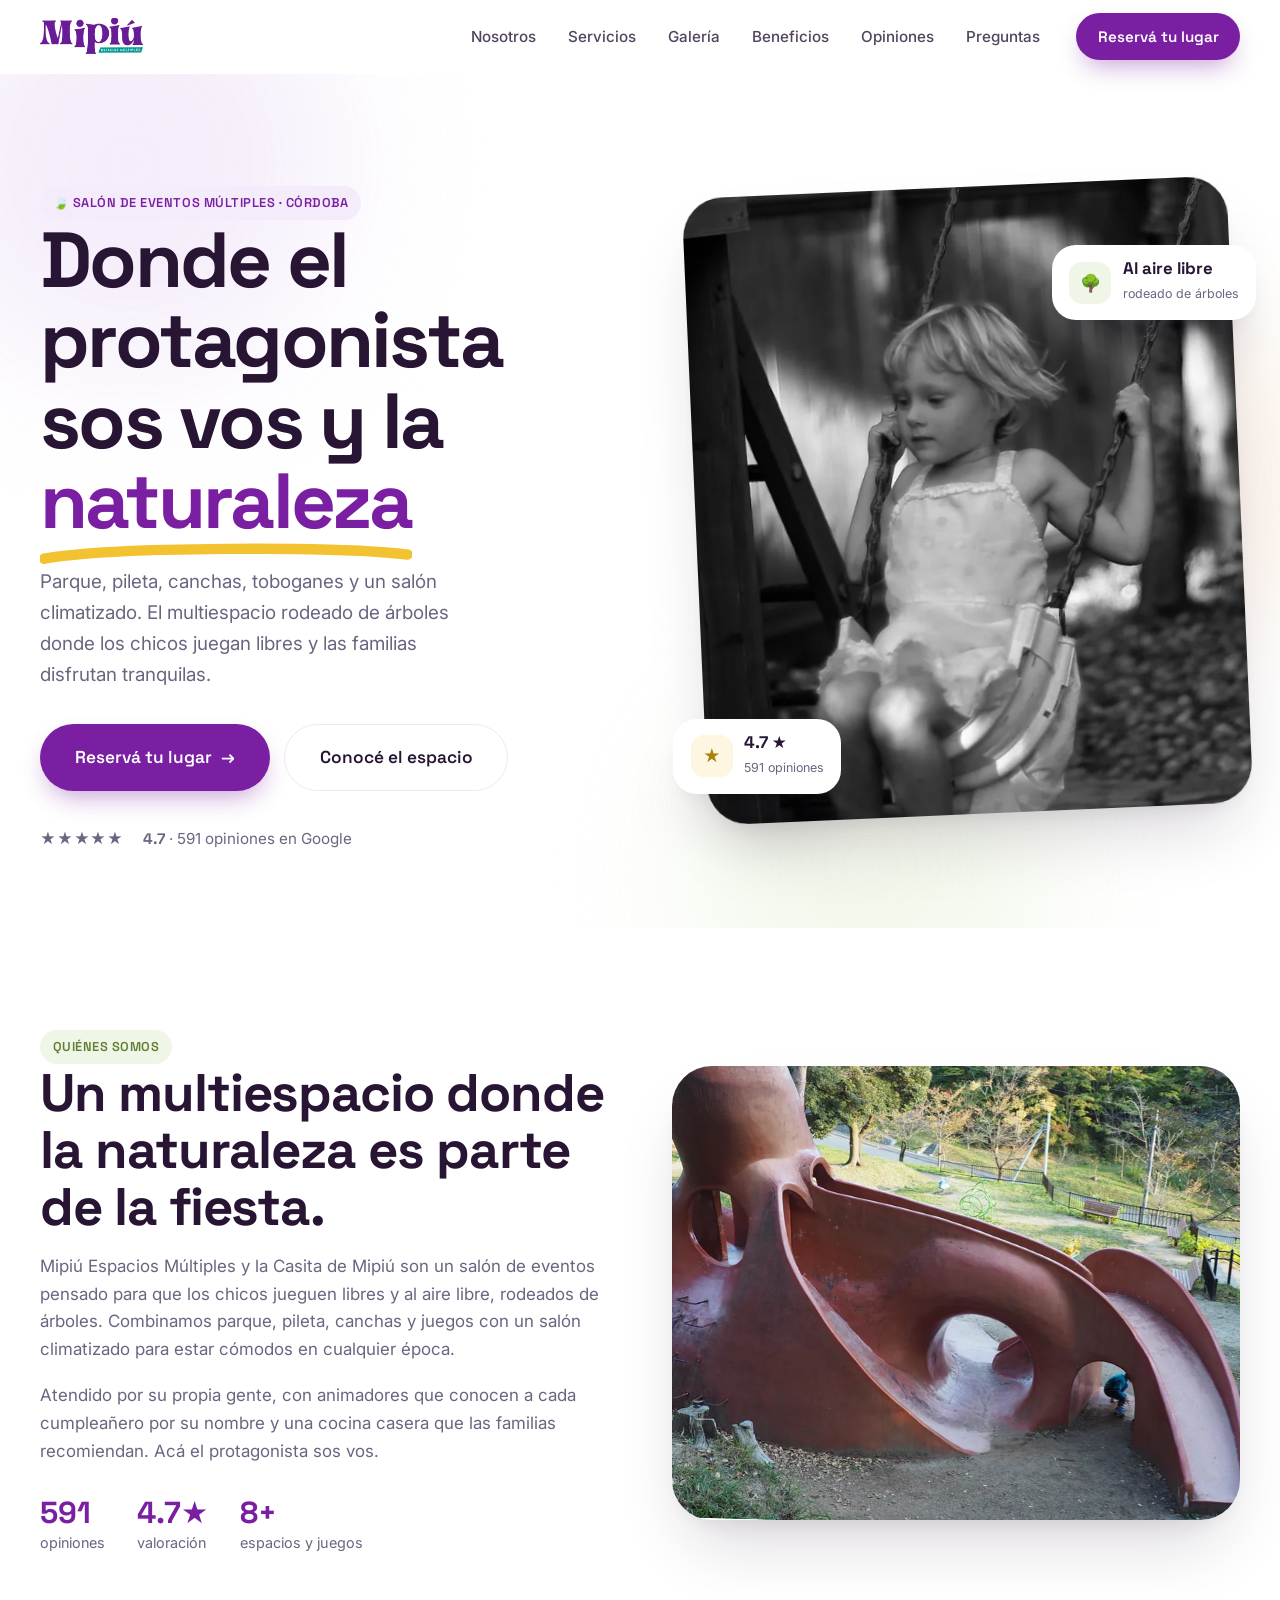
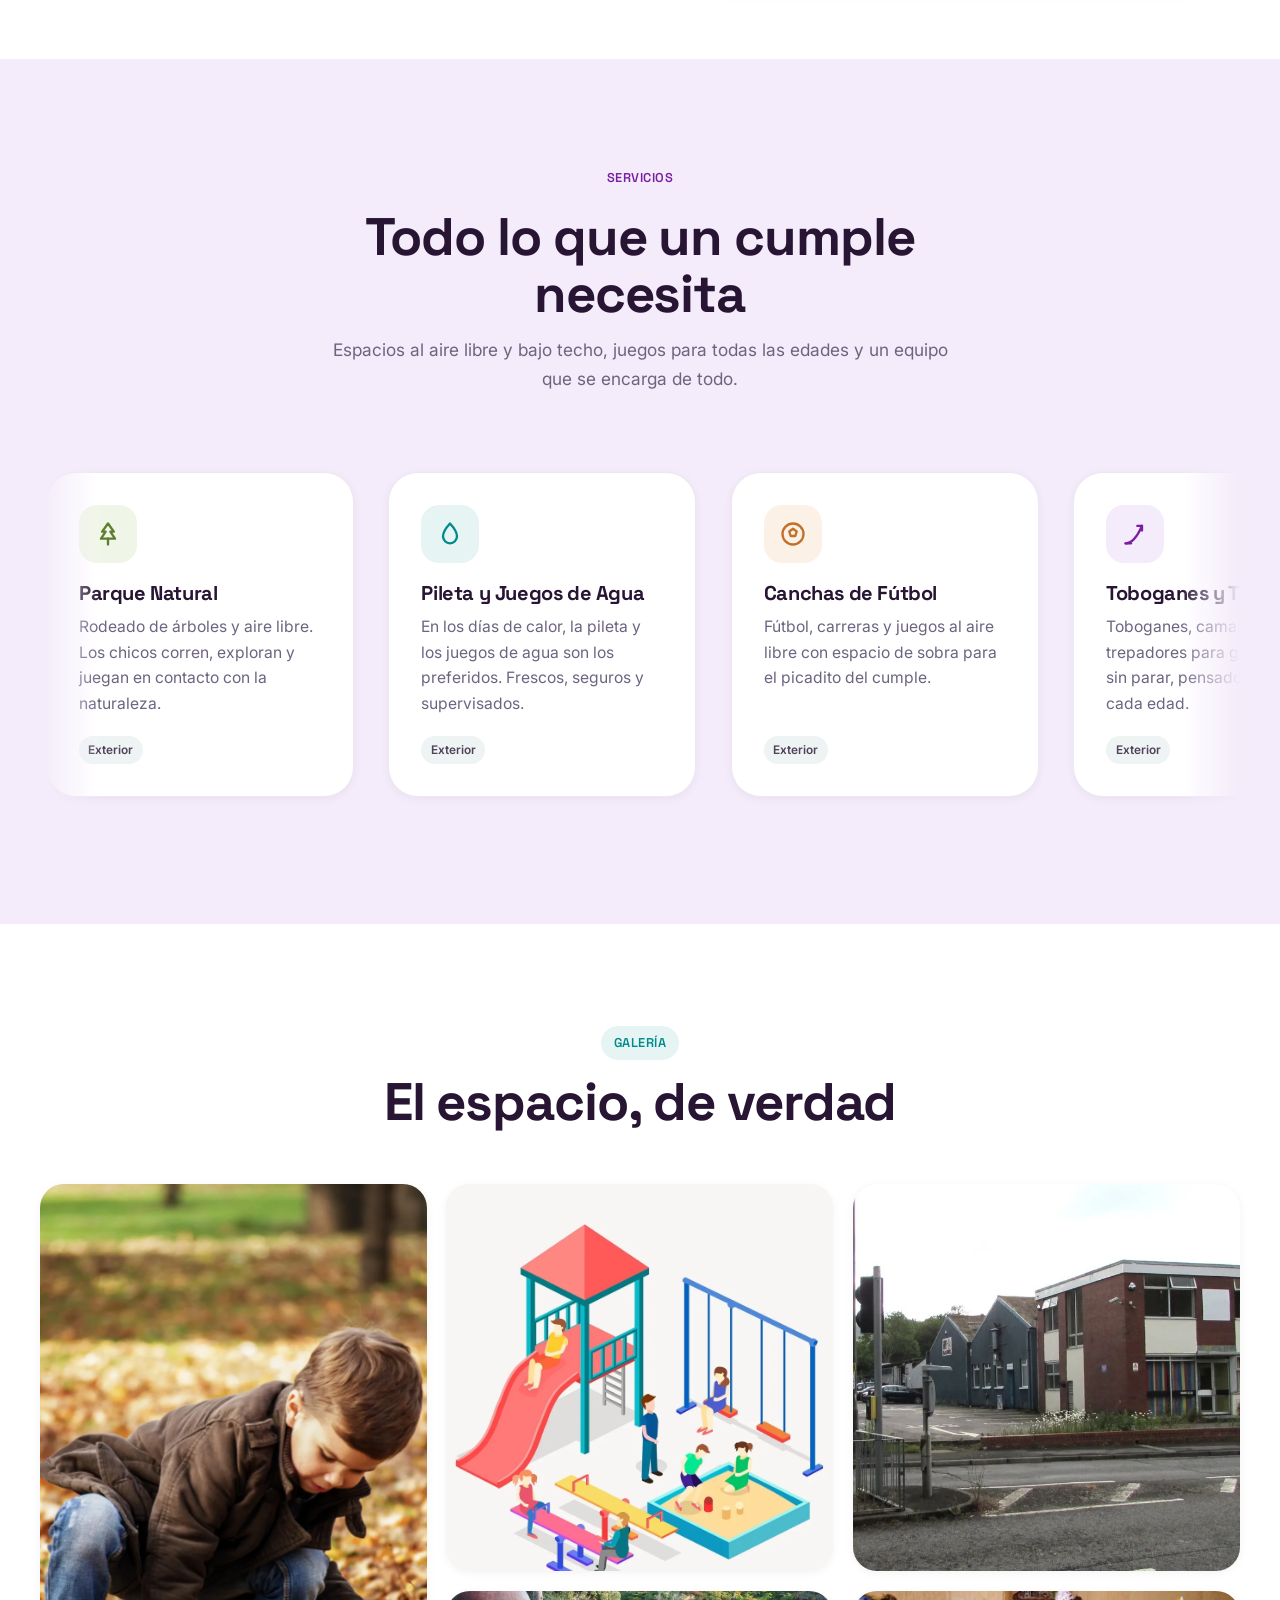
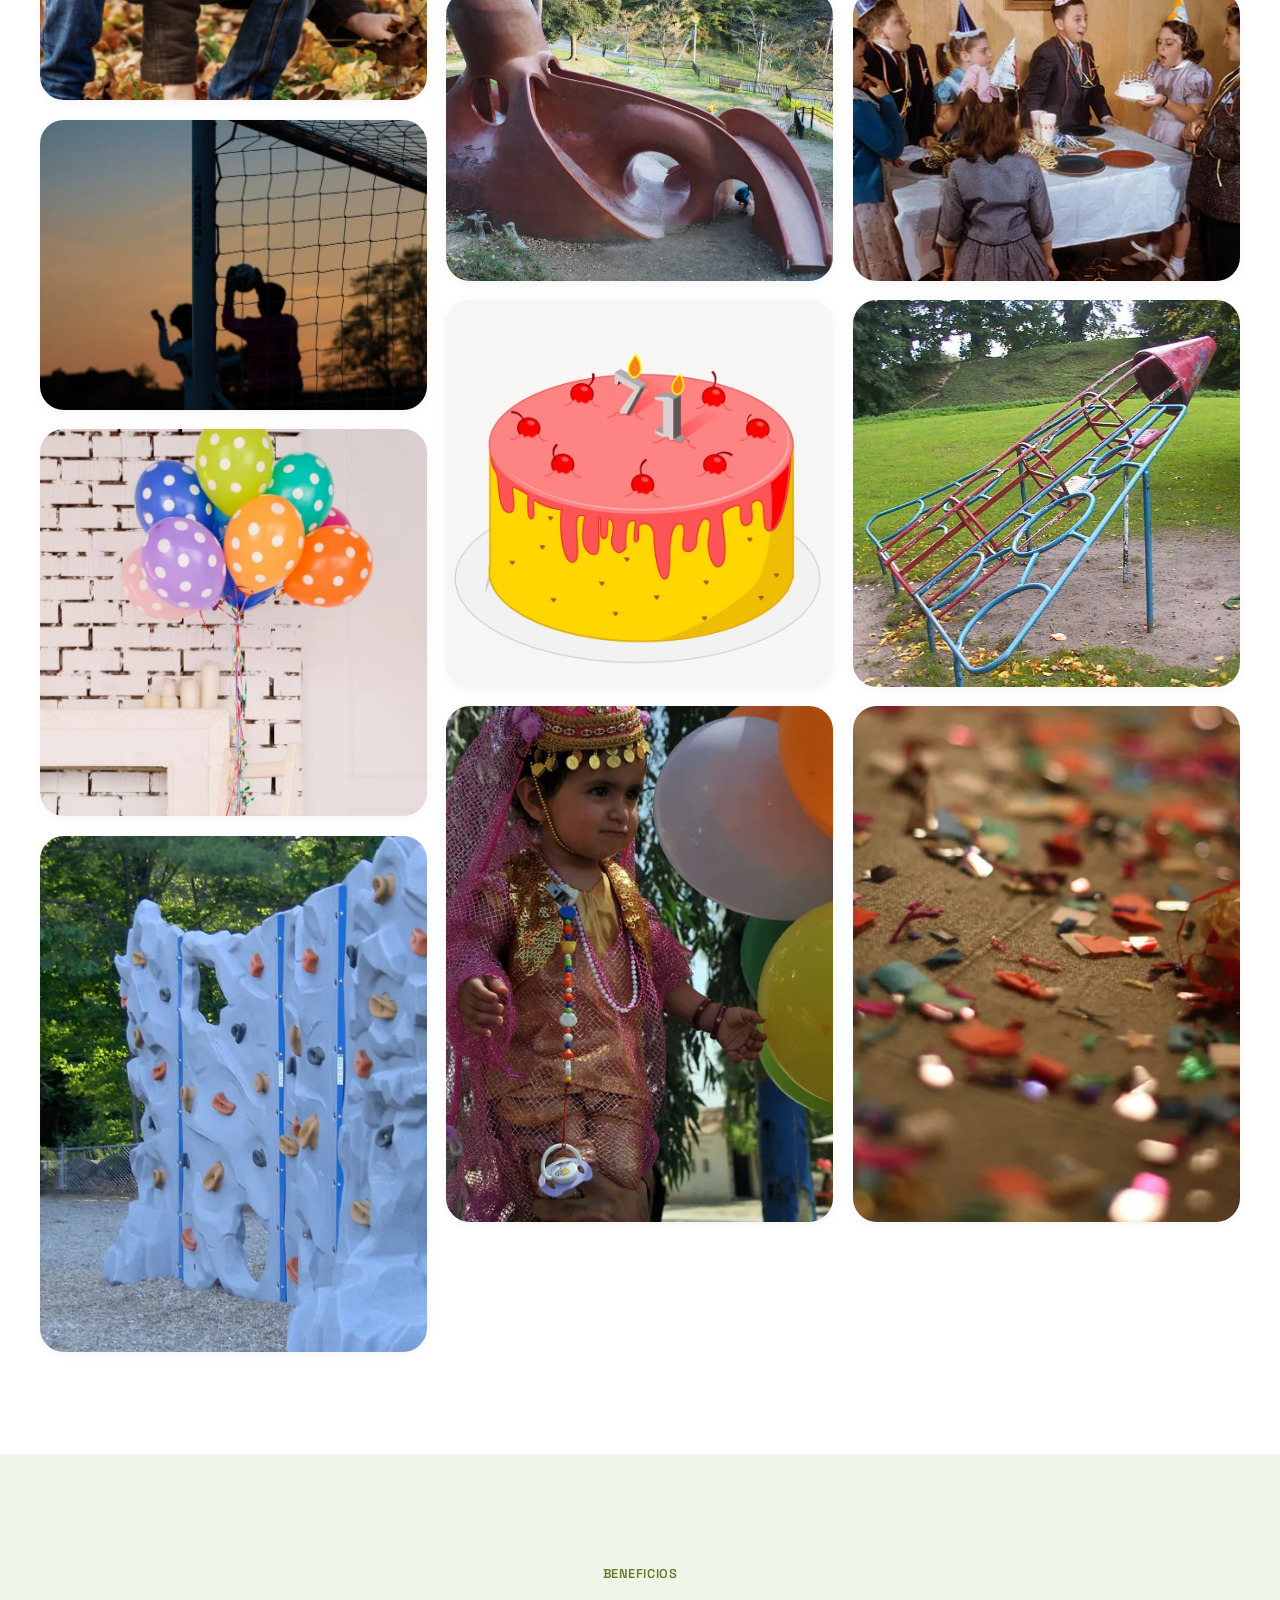
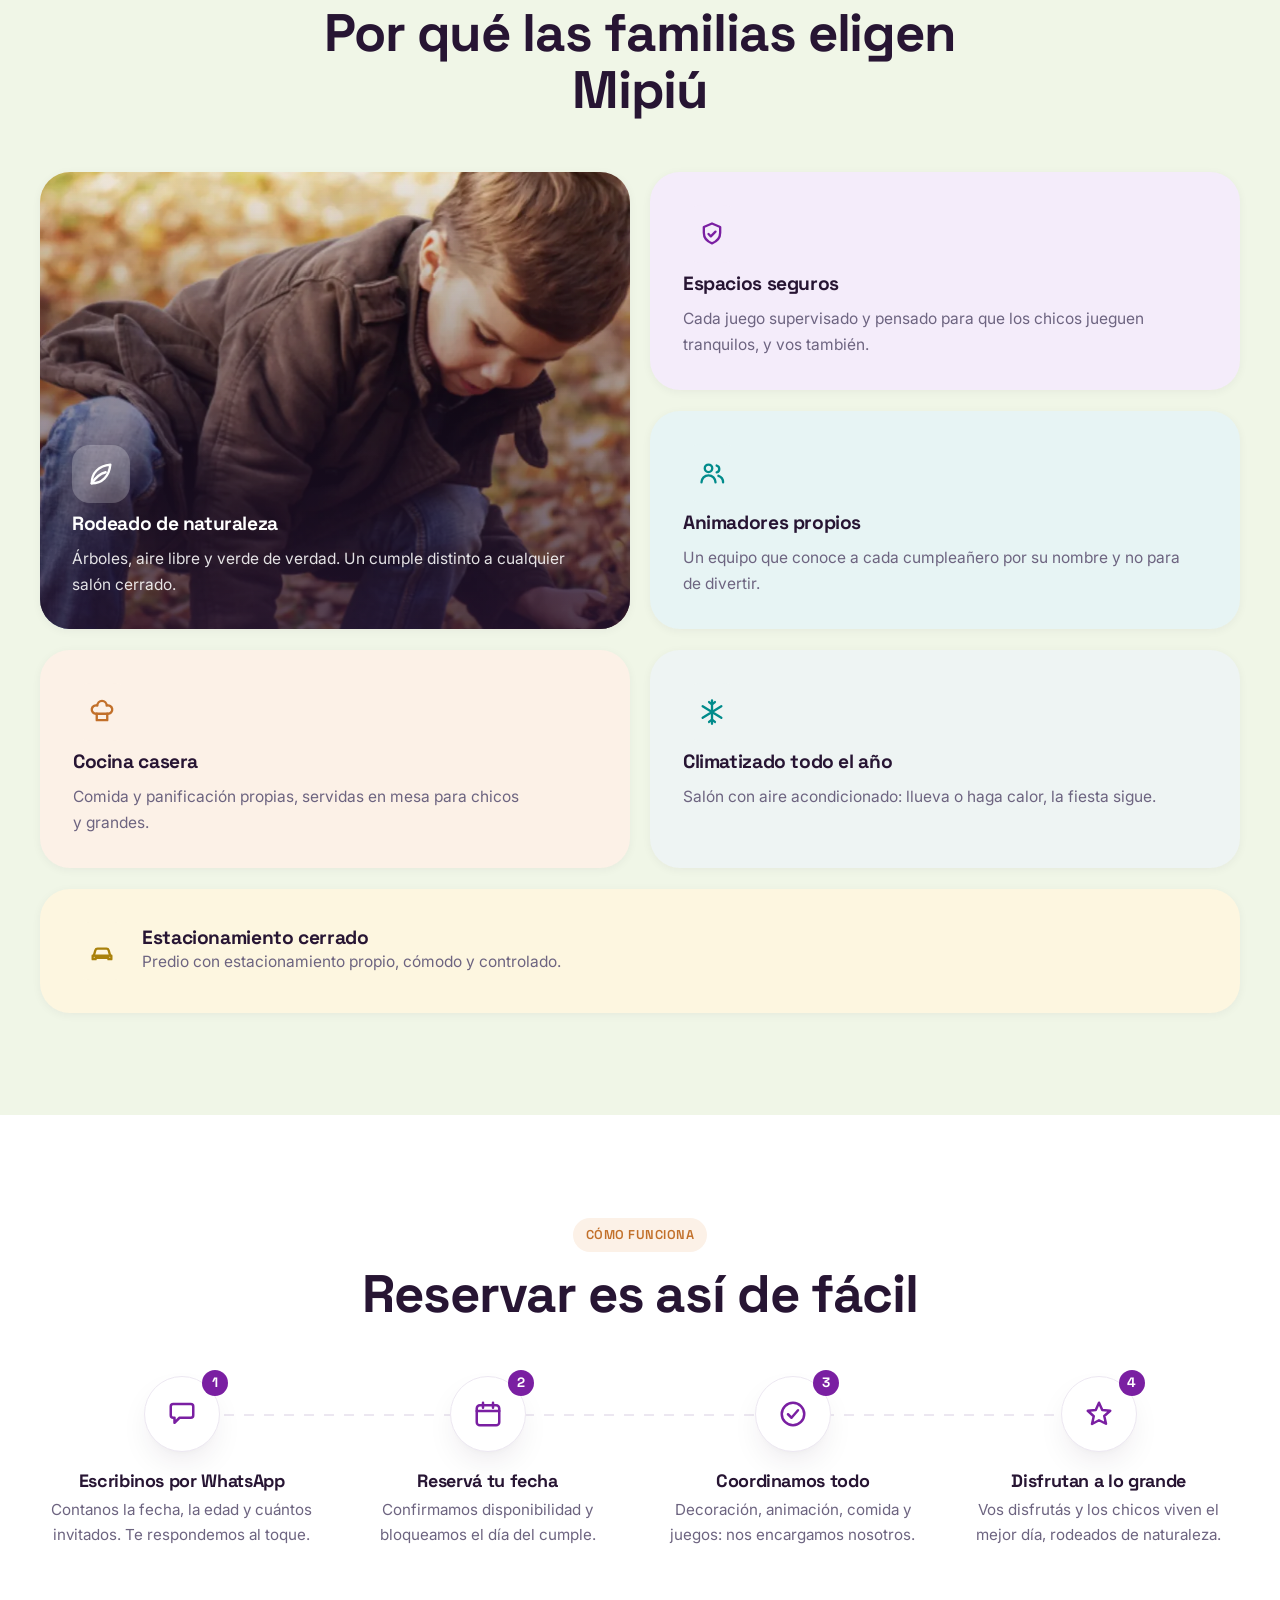
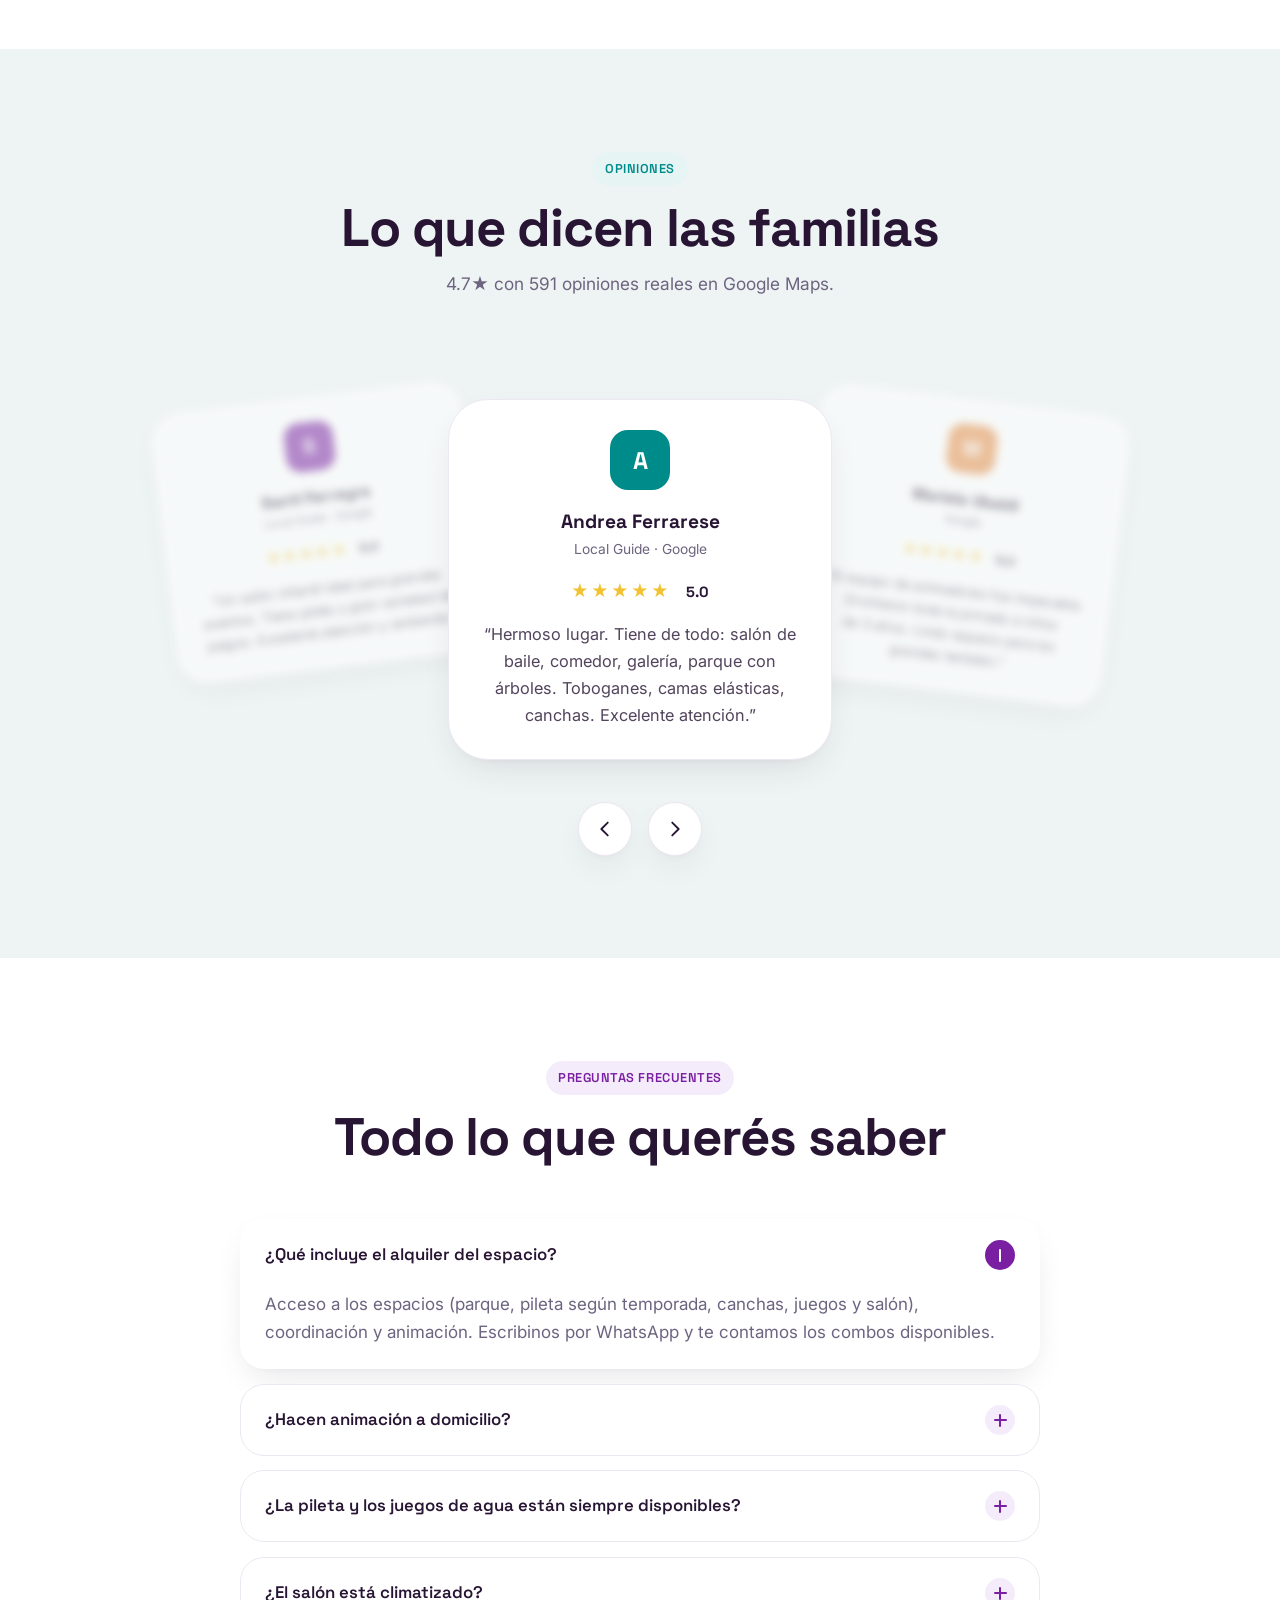
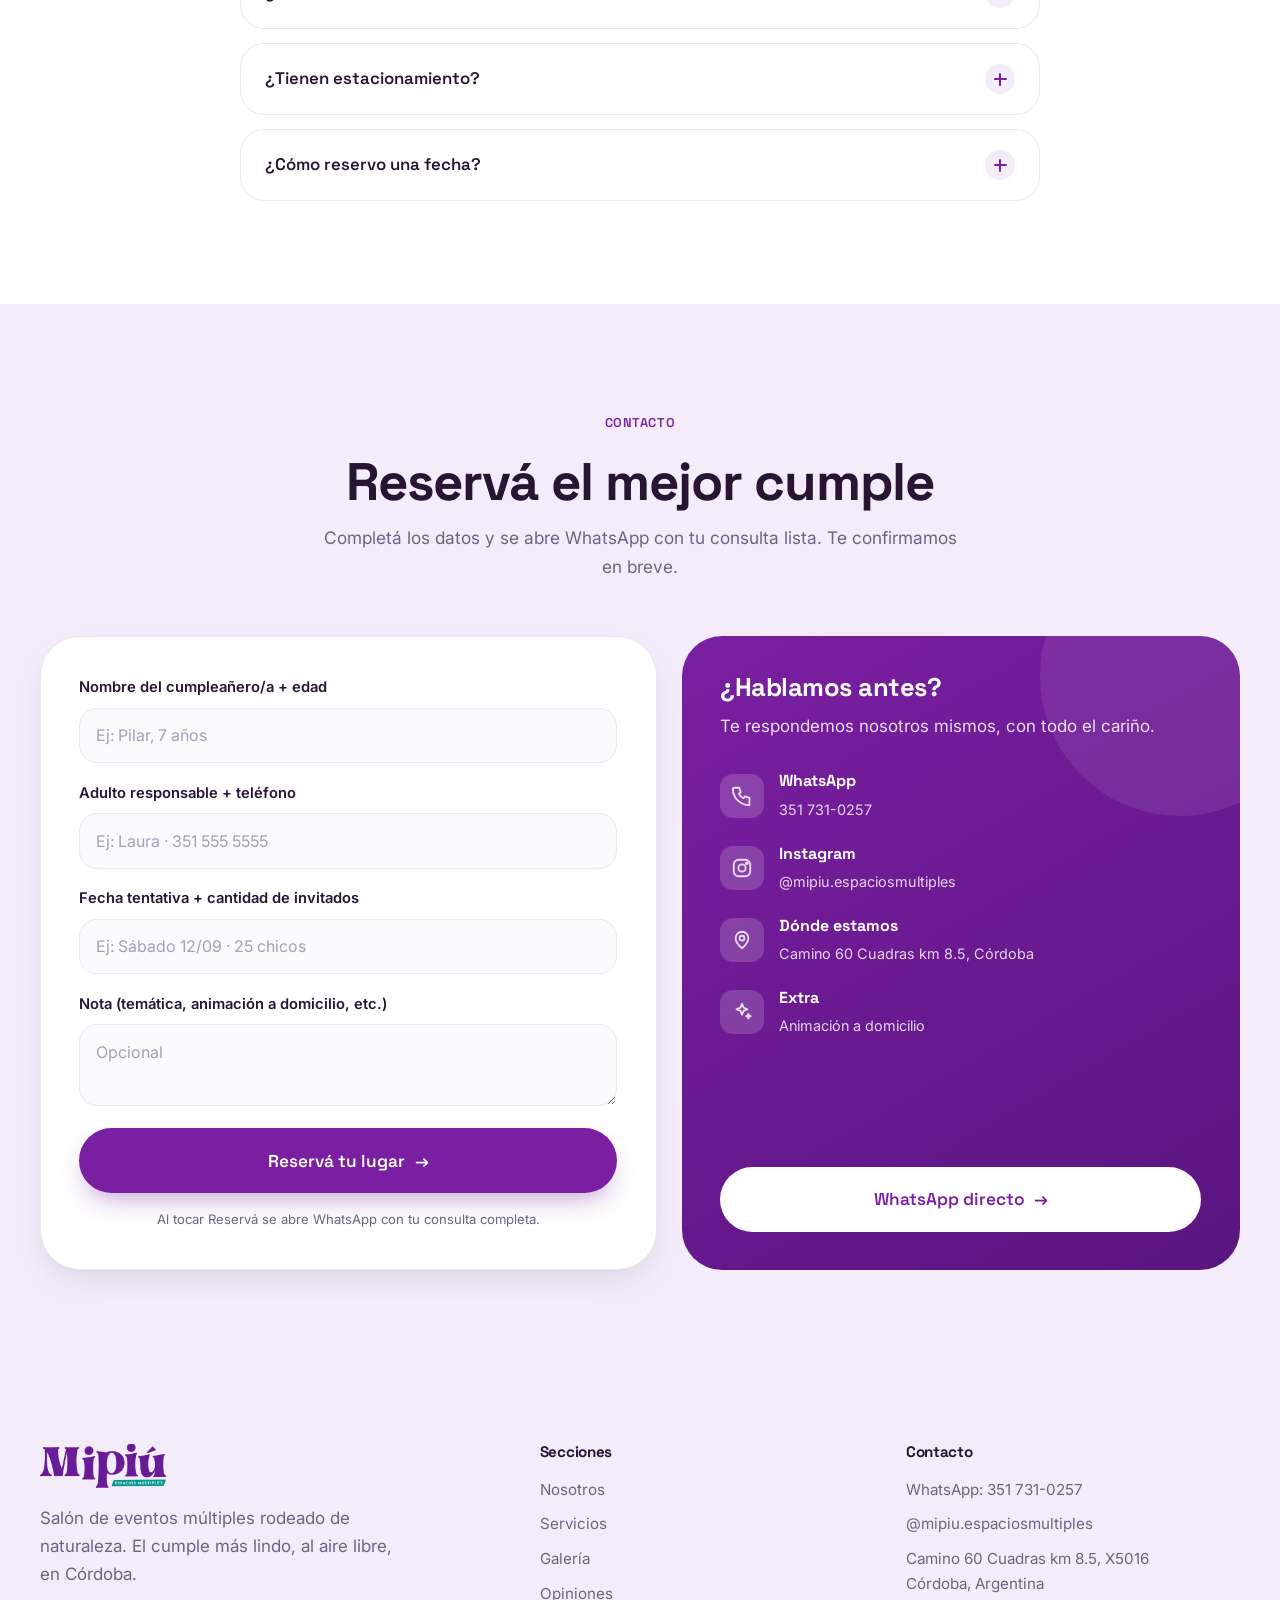
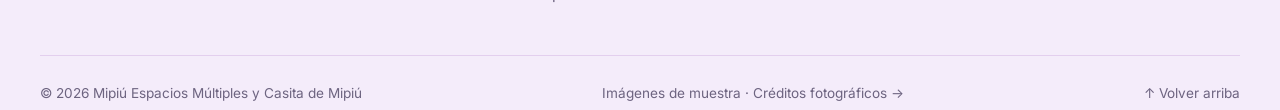
<file: index.html>
<!doctype html>
<html lang="es">
<head>
  <meta charset="utf-8" />
  <meta name="viewport" content="width=device-width, initial-scale=1" />
  <title>Mipiú Espacios Múltiples · Salón de eventos rodeado de naturaleza · Córdoba</title>
  <meta name="description" content="Salón de eventos múltiples rodeado de naturaleza en Córdoba: parque, pileta, canchas, toboganes, salón climatizado y animación. 4.7★ · 591 opiniones. Reservá por WhatsApp." />
  <meta name="theme-color" content="#7A1FA2" />
  <meta property="og:type" content="website" />
  <meta property="og:title" content="Mipiú Espacios Múltiples · Córdoba" />
  <meta property="og:description" content="Donde el protagonista sos vos y la naturaleza. Reservá el mejor cumple." />
  <meta property="og:locale" content="es_AR" />

  <link rel="icon" href="assets/favicon.svg" type="image/svg+xml" />
  <link rel="preconnect" href="https://fonts.googleapis.com" />
  <link rel="preconnect" href="https://fonts.gstatic.com" crossorigin />
  <link rel="stylesheet" href="https://fonts.googleapis.com/css2?family=Space+Grotesk:wght@400;500;600;700&family=Inter:wght@400;500;600&display=swap" />
  <link rel="preload" as="image" href="assets/img/hero-patio.webp" fetchpriority="high" />
  <link rel="stylesheet" href="styles.css?v=20260626h" />
</head>
<body>
  <a class="skip-link" href="#nosotros">Saltar al contenido</a>

  <!-- ===================== SPLASH ===================== -->
  <div class="splash" data-splash aria-hidden="true">
    <img class="splash-logo" src="assets/img/logo-mipiu-wordmark.png" alt="Mipiú Espacios Múltiples" />
    <div class="splash-bar"><i></i></div>
  </div>

  <!-- ===================== NAV ===================== -->
  <header class="nav" data-nav>
    <div class="nav-inner">
      <a class="nav-brand" href="#top" aria-label="Mipiú — inicio">
        <img src="assets/img/logo-mipiu-wordmark.png" alt="Mipiú Espacios Múltiples" class="nav-logo" onerror="this.style.display='none';this.nextElementSibling.style.display='block'" />
        <span class="nav-logo-fallback">Mipiú</span>
      </a>
      <nav class="nav-links" aria-label="Navegación principal">
        <a href="#nosotros">Nosotros</a>
        <a href="#servicios">Servicios</a>
        <a href="#galeria">Galería</a>
        <a href="#beneficios">Beneficios</a>
        <a href="#opiniones">Opiniones</a>
        <a href="#faq">Preguntas</a>
      </nav>
      <div class="nav-actions">
        <a class="btn btn-primary nav-cta" href="#contacto">Reservá tu lugar</a>
        <button class="nav-burger" data-burger aria-label="Abrir menú" aria-expanded="false"><span></span><span></span></button>
      </div>
    </div>
    <div class="nav-mobile" data-nav-mobile>
      <a href="#nosotros">Nosotros</a>
      <a href="#servicios">Servicios</a>
      <a href="#galeria">Galería</a>
      <a href="#beneficios">Beneficios</a>
      <a href="#opiniones">Opiniones</a>
      <a href="#faq">Preguntas</a>
      <a class="btn btn-primary" href="#contacto">Reservá tu lugar</a>
    </div>
  </header>

  <main id="top">

    <!-- ===================== 1 · HERO ===================== -->
    <section class="hero" id="hero">
      <div class="hero-blobs" aria-hidden="true"><span class="b1"></span><span class="b2"></span><span class="b3"></span></div>
      <div class="container hero-grid">
        <div class="hero-text">
          <span class="eyebrow" data-reveal>🍃 Salón de eventos múltiples · Córdoba</span>
          <h1 class="hero-title" data-reveal data-d="1">Donde el protagonista sos vos y la <span class="hl">naturaleza<svg viewBox="0 0 200 12" preserveAspectRatio="none" fill="none"><path d="M2 9C40 3 160 3 198 7" stroke="currentColor" stroke-width="5" stroke-linecap="round"/></svg></span></h1>
          <p class="hero-lead" data-reveal data-d="2">Parque, pileta, canchas, toboganes y un salón climatizado. El multiespacio rodeado de árboles donde los chicos juegan libres y las familias disfrutan tranquilas.</p>
          <div class="hero-cta" data-reveal data-d="3">
            <a class="btn btn-primary btn-lg" href="#contacto">Reservá tu lugar <span class="arrow">→</span></a>
            <a class="btn btn-ghost btn-lg" href="#servicios">Conocé el espacio</a>
          </div>
          <div class="hero-trust" data-reveal data-d="4">
            <span class="hero-stars">★★★★★</span>
            <span><b>4.7</b> · 591 opiniones en Google</span>
          </div>
        </div>
        <div class="hero-visual" data-reveal="scale" data-d="2">
          <figure class="hero-photo">
            <img src="assets/img/hero-patio.webp" alt="Chicos jugando al aire libre, rodeados de naturaleza, en Mipiú" fetchpriority="high" loading="eager" decoding="async" />
          </figure>
          <div class="float-card float-rating">
            <span class="ic" aria-hidden="true">★</span>
            <div><strong>4.7 ★</strong><small>591 opiniones</small></div>
          </div>
          <div class="float-card float-nature">
            <span class="ic" aria-hidden="true">🌳</span>
            <div><strong>Al aire libre</strong><small>rodeado de árboles</small></div>
          </div>
        </div>
      </div>
    </section>

    <!-- ===================== 2 · QUIÉNES SOMOS ===================== -->
    <section class="section" id="nosotros">
      <div class="container about-grid">
        <div class="about-text" data-reveal="left">
          <span class="eyebrow ey-verde">Quiénes somos</span>
          <h2 class="h2" data-about-heading>Un multiespacio donde la naturaleza es parte de la fiesta.</h2>
          <div data-about-body>
            <p>Mipiú Espacios Múltiples y la Casita de Mipiú son un salón de eventos pensado para que los chicos jueguen libres y al aire libre, rodeados de árboles. Combinamos parque, pileta, canchas y juegos con un salón climatizado para estar cómodos en cualquier época.</p>
            <p>Atendido por su propia gente, con animadores que conocen a cada cumpleañero por su nombre y una cocina casera que las familias recomiendan. Acá el protagonista sos vos.</p>
          </div>
          <div class="about-mini">
            <div><strong>591</strong><span>opiniones</span></div>
            <div><strong>4.7★</strong><span>valoración</span></div>
            <div><strong>8+</strong><span>espacios y juegos</span></div>
          </div>
        </div>
        <figure class="about-photo" data-reveal="right">
          <img src="assets/img/space-patio.webp" alt="Espacios al aire libre de Mipiú rodeados de naturaleza" loading="lazy" decoding="async" />
        </figure>
      </div>
    </section>

    <!-- ===================== 3 · SERVICIOS ===================== -->
    <section class="section section-tint" id="servicios">
      <div class="container">
        <div class="section-head center" data-reveal>
          <span class="eyebrow">Servicios</span>
          <h2 class="h2">Todo lo que un cumple necesita</h2>
          <p class="lead">Espacios al aire libre y bajo techo, juegos para todas las edades y un equipo que se encarga de todo.</p>
        </div>
        <div class="services-grid" data-services>
          <article class="card service-card lift"><div class="icon-tile tile-verde"></div><h3>Parque Natural</h3><p>Rodeado de árboles y aire libre, para correr, explorar y jugar.</p></article>
          <article class="card service-card lift"><div class="icon-tile tile-turquesa"></div><h3>Pileta y Juegos de Agua</h3><p>En los días de calor, frescos, seguros y supervisados.</p></article>
          <article class="card service-card lift"><div class="icon-tile tile-naranja"></div><h3>Canchas de Fútbol</h3><p>Espacio de sobra para el picadito del cumple.</p></article>
          <article class="card service-card lift"><div class="icon-tile tile-morado"></div><h3>Toboganes y Trepadores</h3><p>Camas elásticas y juegos para gastar energía sin parar.</p></article>
          <article class="card service-card lift"><div class="icon-tile tile-amarillo"></div><h3>Salón de Baile</h3><p>Música, animación y espacio para bailar grandes y chicos.</p></article>
          <article class="card service-card lift"><div class="icon-tile tile-celeste"></div><h3>Animación a Domicilio</h3><p>Llevamos la diversión a tu casa con nuestro equipo.</p></article>
        </div>
      </div>
    </section>

    <!-- ===================== 4 · GALERÍA ===================== -->
    <section class="section" id="galeria">
      <div class="container">
        <div class="section-head center" data-reveal>
          <span class="eyebrow ey-turquesa">Galería</span>
          <h2 class="h2">El espacio, de verdad</h2>
          <p class="lead" data-localhint>Fotos de muestra — el cliente las reemplazará con las propias.</p>
        </div>
        <div class="masonry" data-gallery>
          <figure class="ph r-tall"><img src="assets/img/gal-6.webp" alt="Parque con árboles, naturaleza en Mipiú" loading="lazy" decoding="async" /></figure>
          <figure class="ph r-wide"><img src="assets/img/space-cancha.webp" alt="Cancha de fútbol al aire libre" loading="lazy" decoding="async" /></figure>
          <figure class="ph r-square"><img src="assets/img/gal-2.webp" alt="Globos de colores en la decoración" loading="lazy" decoding="async" /></figure>
          <figure class="ph r-tall"><img src="assets/img/space-palestra.webp" alt="Trepadores y juegos de escalada" loading="lazy" decoding="async" /></figure>
          <figure class="ph r-square"><img src="assets/img/gal-3.webp" alt="Toboganes y juegos del parque" loading="lazy" decoding="async" /></figure>
          <figure class="ph r-wide"><img src="assets/img/space-patio.webp" alt="Espacios al aire libre" loading="lazy" decoding="async" /></figure>
          <figure class="ph r-square"><img src="assets/img/gal-5.webp" alt="Torta de cumpleaños con velitas" loading="lazy" decoding="async" /></figure>
          <figure class="ph r-tall"><img src="assets/img/space-animacion.webp" alt="Animación y baile en el salón" loading="lazy" decoding="async" /></figure>
          <figure class="ph r-square"><img src="assets/img/gal-4.webp" alt="Salón de fiestas infantiles de Mipiú" loading="lazy" decoding="async" /></figure>
        </div>
      </div>
    </section>

    <!-- ===================== 5 · BENEFICIOS (BENTO) ===================== -->
    <section class="section section-tint-verde" id="beneficios">
      <div class="container">
        <div class="section-head center" data-reveal>
          <span class="eyebrow ey-verde">Beneficios</span>
          <h2 class="h2">Por qué las familias eligen Mipiú</h2>
        </div>
        <div class="bento" data-benefits>
          <article class="bento-cell lg" data-reveal><img src="assets/img/gal-6.webp" alt="" aria-hidden="true" /><div class="icon-tile">🍃</div><h3>Rodeado de naturaleza</h3><p>Árboles, aire libre y verde de verdad. Un cumple distinto a cualquier salón cerrado.</p></article>
          <article class="bento-cell tinted-morado" data-reveal data-d="1"><h3>Espacios seguros</h3><p>Cada juego supervisado para que jueguen tranquilos, y vos también.</p></article>
          <article class="bento-cell tinted-turquesa" data-reveal data-d="2"><h3>Animadores propios</h3><p>Un equipo que conoce a cada cumpleañero por su nombre.</p></article>
          <article class="bento-cell tinted-naranja" data-reveal data-d="1"><h3>Cocina casera</h3><p>Comida y panificación propias, servidas en mesa.</p></article>
          <article class="bento-cell tinted-celeste" data-reveal data-d="2"><h3>Climatizado todo el año</h3><p>Aire acondicionado: llueva o haga calor, la fiesta sigue.</p></article>
          <article class="bento-cell wide tinted-amarillo" data-reveal><div class="icon-tile tile-amarillo">🚗</div><div class="bento-body"><h3>Estacionamiento cerrado</h3><p>Predio con estacionamiento propio, cómodo y controlado dentro del lugar.</p></div></article>
        </div>
      </div>
    </section>

    <!-- ===================== 6 · CÓMO FUNCIONA ===================== -->
    <section class="section" id="como">
      <div class="container">
        <div class="section-head center" data-reveal>
          <span class="eyebrow ey-naranja">Cómo funciona</span>
          <h2 class="h2">Reservar es así de fácil</h2>
        </div>
        <div class="steps" data-steps>
          <div class="step" data-reveal data-d="1"><div class="step-num">💬<span class="step-badge">1</span></div><h3>Escribinos por WhatsApp</h3><p>Contanos fecha, edad e invitados. Te respondemos al toque.</p></div>
          <div class="step" data-reveal data-d="2"><div class="step-num">📅<span class="step-badge">2</span></div><h3>Reservá tu fecha</h3><p>Confirmamos disponibilidad y bloqueamos el día.</p></div>
          <div class="step" data-reveal data-d="3"><div class="step-num">✓<span class="step-badge">3</span></div><h3>Coordinamos todo</h3><p>Decoración, animación, comida y juegos: de eso nos encargamos.</p></div>
          <div class="step" data-reveal data-d="4"><div class="step-num">★<span class="step-badge">4</span></div><h3>Disfrutan a lo grande</h3><p>Vos disfrutás y los chicos viven el mejor día.</p></div>
        </div>
      </div>
    </section>

    <!-- ===================== 7 · OPINIONES ===================== -->
    <section class="section section-tint-celeste" id="opiniones">
      <div class="container">
        <div class="section-head center" data-reveal>
          <span class="eyebrow ey-turquesa">Opiniones</span>
          <h2 class="h2">Lo que dicen las familias</h2>
          <p class="lead">4.7★ con 591 opiniones reales en Google Maps.</p>
        </div>
        <div class="op-grid" data-opiniones>
          <article class="op-card"><div class="op-stars">★★★★★</div><p>“Un salón infantil ideal para grandes eventos. Tiene pileta y gran variedad de juegos. Excelente atención y ambiente.”</p><div class="op-foot"><span class="op-avatar" style="background:#7A1FA2">S</span><div><b>Santi Ferreyra</b><span>Local Guide · Google</span></div></div></article>
          <article class="op-card"><div class="op-stars">★★★★★</div><p>“Hermoso lugar. Tiene de todo: salón de baile, comedor, galería, parque con árboles. Toboganes, camas elásticas, canchas.”</p><div class="op-foot"><span class="op-avatar" style="background:#008B8B">A</span><div><b>Andrea Ferrarese</b><span>Local Guide · Google</span></div></div></article>
          <article class="op-card"><div class="op-stars">★★★★★</div><p>“El equipo de animadores fue impecable. Divirtieron toda la jornada a niños de 3 años. Lindo espacio para los grandes también.”</p><div class="op-foot"><span class="op-avatar" style="background:#E88C45">M</span><div><b>Mariela Ubaldi</b><span>Google</span></div></div></article>
        </div>
      </div>
    </section>

    <!-- ===================== 8 · FAQ ===================== -->
    <section class="section" id="faq">
      <div class="container">
        <div class="section-head center" data-reveal>
          <span class="eyebrow">Preguntas frecuentes</span>
          <h2 class="h2">Todo lo que querés saber</h2>
        </div>
        <div class="faq-list" data-faqs>
          <div class="faq-item" data-reveal><button class="faq-q"><span>¿Qué incluye el alquiler del espacio?</span><span class="faq-icon" aria-hidden="true"></span></button><div class="faq-a"><div class="faq-a-inner"><p>Acceso a los espacios (parque, pileta según temporada, canchas, juegos y salón), coordinación y animación. Escribinos por WhatsApp y te contamos los combos.</p></div></div></div>
          <div class="faq-item" data-reveal><button class="faq-q"><span>¿Hacen animación a domicilio?</span><span class="faq-icon" aria-hidden="true"></span></button><div class="faq-a"><div class="faq-a-inner"><p>Sí. Si tu evento no es en Mipiú, llevamos nuestro equipo de animadores a donde quieras.</p></div></div></div>
          <div class="faq-item" data-reveal><button class="faq-q"><span>¿El salón está climatizado?</span><span class="faq-icon" aria-hidden="true"></span></button><div class="faq-a"><div class="faq-a-inner"><p>Sí, el salón comedor tiene aire acondicionado para estar cómodos en cualquier época.</p></div></div></div>
          <div class="faq-item" data-reveal><button class="faq-q"><span>¿Cómo reservo una fecha?</span><span class="faq-icon" aria-hidden="true"></span></button><div class="faq-a"><div class="faq-a-inner"><p>Escribinos por WhatsApp con la fecha tentativa y la cantidad de invitados, y te confirmamos la disponibilidad.</p></div></div></div>
        </div>
      </div>
    </section>

    <!-- ===================== 9 · CONTACTO ===================== -->
    <section class="section section-tint" id="contacto">
      <div class="container">
        <div class="section-head center" data-reveal>
          <span class="eyebrow">Contacto</span>
          <h2 class="h2">Reservá el mejor cumple</h2>
          <p class="lead">Completá los datos y se abre WhatsApp con tu consulta lista. Te confirmamos en breve.</p>
        </div>
        <div class="contact-grid">
          <div class="contact-form-card" data-reveal="left">
            <form class="rform" data-rform>
              <div class="field"><label>Nombre del cumpleañero/a + edad</label><input type="text" name="festejado" placeholder="Ej: Pilar, 7 años" required /></div>
              <div class="field"><label>Adulto responsable + teléfono</label><input type="text" name="adulto" placeholder="Ej: Laura · 351 555 5555" required /></div>
              <div class="field"><label>Fecha tentativa + cantidad de invitados</label><input type="text" name="fecha" placeholder="Ej: Sábado 12/09 · 25 chicos" required /></div>
              <div class="field"><label>Nota (temática, animación a domicilio, etc.)</label><textarea name="nota" rows="2" placeholder="Opcional"></textarea></div>
              <button type="submit" class="btn btn-primary btn-lg">Reservá tu lugar <span class="arrow">→</span></button>
              <p class="rform-note">Al tocar Reservá se abre WhatsApp con tu consulta completa.</p>
            </form>
          </div>
          <aside class="contact-info" data-reveal="right">
            <h3>¿Hablamos antes?</h3>
            <p>Te respondemos nosotros mismos, con todo el cariño.</p>
            <ul class="info-list">
              <li><span class="ic" data-icon="whatsapp" aria-hidden="true"></span><div><b>WhatsApp</b><a href="#" data-wa-link>351 731-0257</a></div></li>
              <li><span class="ic" data-icon="instagram" aria-hidden="true"></span><div><b>Instagram</b><a href="#" data-ig-link target="_blank" rel="noopener">@mipiu.espaciosmultiples</a></div></li>
              <li><span class="ic" data-icon="pin" aria-hidden="true"></span><div><b>Dónde estamos</b><span data-address>Camino 60 Cuadras km 8.5, Córdoba</span></div></li>
              <li><span class="ic" data-icon="sparkles" aria-hidden="true"></span><div><b>Extra</b><span>Animación a domicilio</span></div></li>
            </ul>
            <a class="btn btn-white btn-lg" href="#" data-wa-link>WhatsApp directo <span class="arrow">→</span></a>
          </aside>
        </div>
      </div>
    </section>
  </main>

  <!-- ===================== 10 · FOOTER ===================== -->
  <footer class="footer">
    <div class="container">
      <div class="footer-top">
        <div class="footer-brand">
          <img src="assets/img/logo-mipiu-wordmark.png" alt="Mipiú Espacios Múltiples" class="footer-logo" onerror="this.style.display='none';this.nextElementSibling.style.display='block'" />
          <span class="footer-logo-fallback">Mipiú</span>
          <p>Salón de eventos múltiples rodeado de naturaleza. El cumple más lindo, al aire libre, en Córdoba.</p>
        </div>
        <div class="footer-col">
          <h4>Secciones</h4>
          <a href="#nosotros">Nosotros</a>
          <a href="#servicios">Servicios</a>
          <a href="#galeria">Galería</a>
          <a href="#opiniones">Opiniones</a>
        </div>
        <div class="footer-col">
          <h4>Contacto</h4>
          <a href="#" data-wa-link>WhatsApp: 351 731-0257</a>
          <a href="#" data-ig-link target="_blank" rel="noopener">@mipiu.espaciosmultiples</a>
          <p data-address-full>Camino 60 Cuadras km 8.5, Córdoba</p>
        </div>
      </div>
      <div class="footer-bottom">
        <span>© 2026 Mipiú Espacios Múltiples y Casita de Mipiú</span>
        <span>Imágenes de muestra · <a href="creditos.html">Créditos fotográficos →</a></span>
        <a href="#top">↑ Volver arriba</a>
      </div>
    </div>
  </footer>

  <!-- ===================== SCRIPTS ===================== -->
  <script defer src="lib/gsap.min.js"></script>
  <script defer src="lib/ScrollTrigger.min.js"></script>
  <script defer src="lib/manifest.js?v=20260626h"></script>
  <script defer src="main.js?v=20260626h"></script>
</body>
</html>
</file>
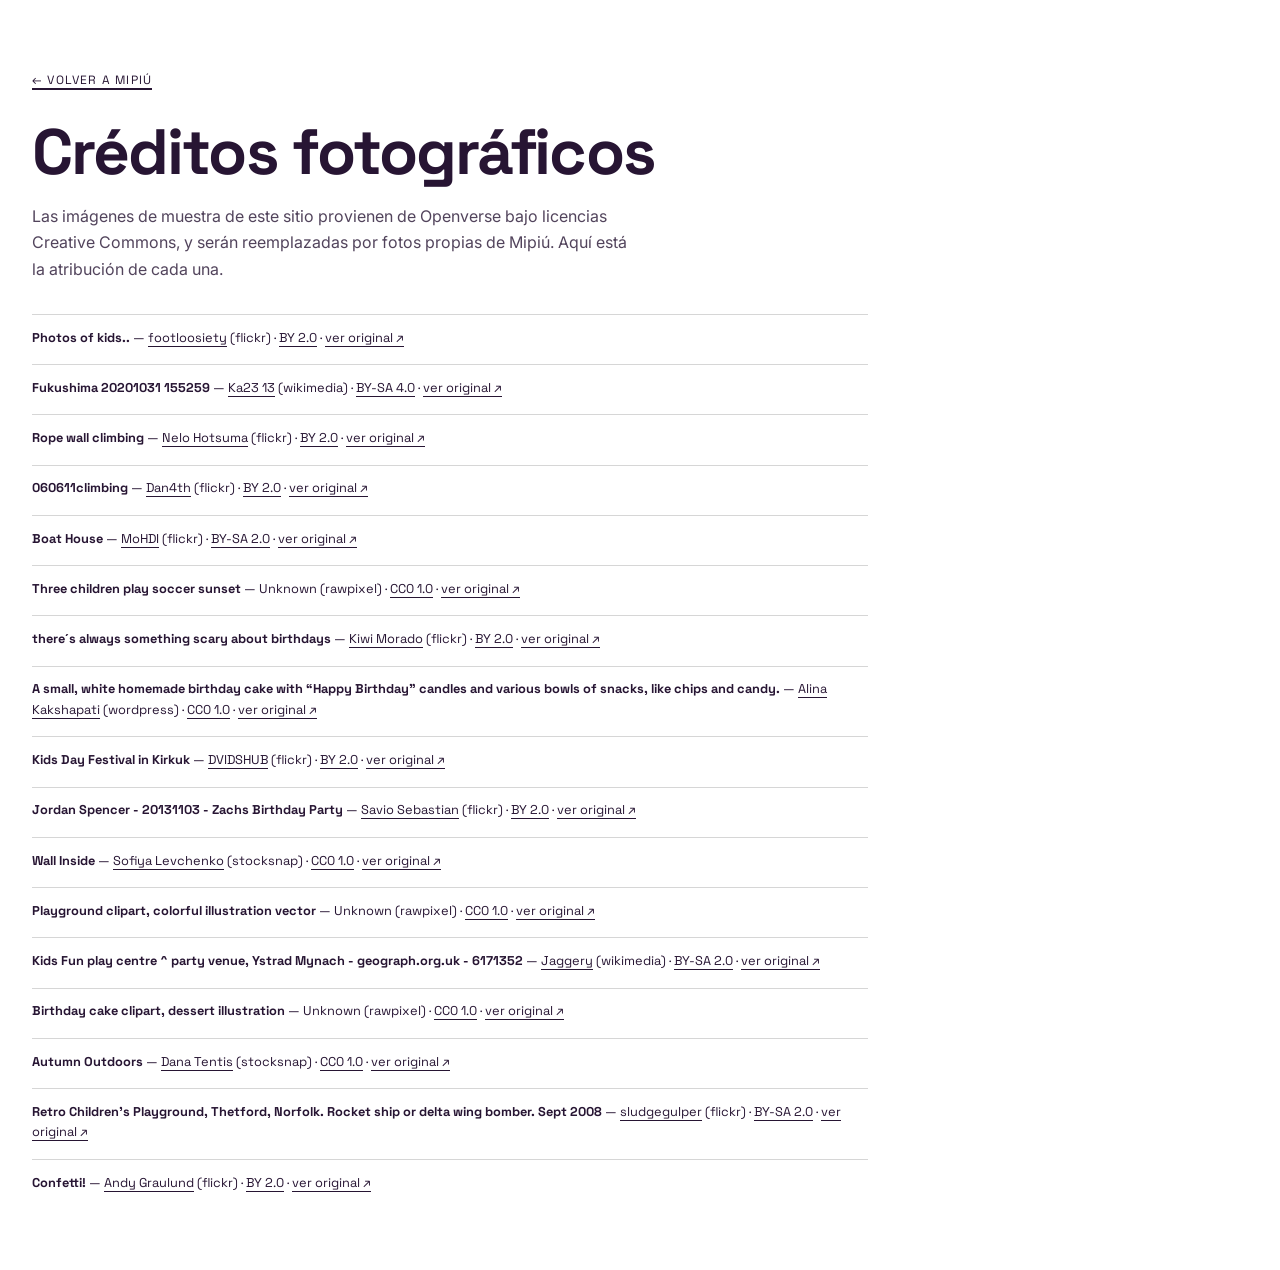
<file: creditos.html>
<!doctype html>
<html lang="es">
<head>
  <meta charset="utf-8" />
  <meta name="viewport" content="width=device-width, initial-scale=1" />
  <title>Créditos fotográficos · Mipiú Espacios Múltiples</title>
  <meta name="robots" content="noindex" />
  <link rel="icon" href="assets/favicon.svg" type="image/svg+xml" />
  <link rel="preconnect" href="https://fonts.googleapis.com" />
  <link rel="preconnect" href="https://fonts.gstatic.com" crossorigin />
  <link rel="stylesheet" href="https://fonts.googleapis.com/css2?family=Space+Grotesk:wght@500;700&family=JetBrains+Mono:wght@400;500&family=Inter:wght@400&display=swap" />
  <link rel="stylesheet" href="styles.css?v=20260626h" />
  <style>
    .page-credits { padding: clamp(1.4rem,5vw,4rem) var(--pad); max-width: 900px; }
    .page-credits a.back { font-family: var(--mono); font-size:.75rem; letter-spacing:.1em; text-transform:uppercase; border-bottom:2px solid var(--ink); }
    .page-credits h1 { font-family: var(--display); font-weight:700; font-size:clamp(2.2rem,6vw,4rem); letter-spacing:-0.03em; margin:1.6rem 0 1rem; }
    .page-credits .intro { font-size:1rem; color:var(--ink-80); max-width:60ch; margin-bottom:2rem; }
    .credits-list { display:flex; flex-direction:column; gap:.2rem; }
    .credits-list li { font-family: var(--mono); font-size:.8rem; line-height:1.6; padding:.8rem 0; border-top:1px solid rgba(0,0,0,.16); }
    .credits-list a { border-bottom:1px solid currentColor; }
  </style>
</head>
<body class="page-credits">
  <a class="back" href="index.html">← Volver a Mipiú</a>
  <h1>Créditos fotográficos</h1>
  <p class="intro">Las imágenes de muestra de este sitio provienen de <a href="https://openverse.org" target="_blank" rel="noopener">Openverse</a> bajo licencias Creative Commons, y serán reemplazadas por fotos propias de Mipiú. Aquí está la atribución de cada una.</p>
  <ul class="credits-list" data-credits></ul>
  <script defer src="lib/credits-render.js?v=20260626h"></script>
</body>
</html>
</file>
<file: styles.css>
/* ============================================================================
   MIPIÚ ESPACIOS MÚLTIPLES — styles.css
   Estética startup premium 2026: limpia, redondeada, aireada · soft shadows · bento
   ============================================================================ */

/* =============================================================
   1. TOKENS
   ============================================================= */
:root {
  --bg:        #ffffff;
  --surface:   #ffffff;

  /* texto */
  --ink:       #271533;
  --ink-80:    rgba(39,21,51,.80);
  --muted:     #6d6480;
  --line:      #ece7f1;

  /* paleta Mipiú */
  --morado:    #7A1FA2;
  --morado-2:  #9A4AC7;
  --turquesa:  #008B8B;
  --verde:     #B7D28C;
  --verde-ink: #5f7d30;
  --naranja:   #E88C45;
  --naranja-ink:#c2702a;
  --amarillo:  #F2C230;
  --amarillo-ink:#a9810b;
  --celeste:   #AFC7C2;

  /* tintes muy suaves para fondos / tiles */
  --tint-morado:   #f4ecfa;
  --tint-turquesa: #e7f4f4;
  --tint-naranja:  #fcf1e7;
  --tint-amarillo: #fdf6e0;
  --tint-verde:    #f0f6e7;
  --tint-celeste:  #eef4f3;

  --accent: var(--morado);

  /* radios */
  --r-xs: 12px; --r-sm: 18px; --r: 24px; --r-lg: 30px; --r-xl: 40px; --pill: 999px;

  /* sombras suaves en capas, tintadas en morado */
  --shadow-sm: 0 2px 10px rgba(39,21,51,.05);
  --shadow:    0 14px 36px -12px rgba(39,21,51,.14), 0 4px 12px -6px rgba(39,21,51,.06);
  --shadow-lg: 0 36px 70px -20px rgba(39,21,51,.20), 0 12px 26px -12px rgba(39,21,51,.10);
  --shadow-hover: 0 44px 84px -22px rgba(122,31,162,.26), 0 14px 30px -14px rgba(39,21,51,.14);
  --shadow-btn: 0 12px 26px -8px rgba(122,31,162,.45);

  --display: "Space Grotesk", "Segoe UI", system-ui, sans-serif;
  --sans:    "Inter", -apple-system, BlinkMacSystemFont, "Segoe UI", system-ui, sans-serif;
  --mono:    "Space Grotesk", ui-monospace, monospace;

  --ease: cubic-bezier(0.22, 1, 0.36, 1);
  --spring: cubic-bezier(0.34, 1.4, 0.5, 1);

  --nav-h: 74px;
  --pad: clamp(1.2rem, 5vw, 2rem);
  --maxw: 1200px;
}

/* =============================================================
   2. RESET & BASE
   ============================================================= */
*, *::before, *::after { box-sizing: border-box; margin: 0; }
html { -webkit-text-size-adjust: 100%; scroll-behavior: smooth; overflow-x: clip; }
body {
  font-family: var(--sans);
  font-size: 17px;
  line-height: 1.65;
  color: var(--ink);
  background: var(--bg);
  -webkit-font-smoothing: antialiased;
  -moz-osx-font-smoothing: grayscale;
  text-rendering: optimizeLegibility;
  overflow-x: clip;
}
img, svg, iframe { display: block; max-width: 100%; }
img { height: auto; }
button { font: inherit; color: inherit; cursor: pointer; border: 0; background: none; }
a { color: inherit; text-decoration: none; }
ul { list-style: none; padding: 0; }
::selection { background: var(--morado); color: #fff; }
:focus-visible { outline: 3px solid var(--morado-2); outline-offset: 3px; border-radius: 6px; }

.skip-link {
  position: fixed; top: -200px; left: 1rem; z-index: 9999;
  background: var(--morado); color: #fff; padding: .7rem 1.1rem; border-radius: var(--pill);
  font-size: .85rem; font-weight: 600;
}
.skip-link:focus { top: 1rem; }

.container { width: min(100% - 2.4rem, var(--maxw)); margin-inline: auto; }
.section { padding-block: clamp(3.6rem, 8vw, 7rem); position: relative; }
.section-tint { background: var(--tint-morado); }
.section-tint-verde { background: var(--tint-verde); }
.section-tint-celeste { background: var(--tint-celeste); }

/* =============================================================
   3. TIPOGRAFÍA
   ============================================================= */
.eyebrow {
  display: inline-flex; align-items: center; gap: .5em;
  font-family: var(--display); font-weight: 600;
  font-size: .8rem; letter-spacing: .04em; text-transform: uppercase;
  color: var(--morado); background: var(--tint-morado);
  padding: .5em 1em; border-radius: var(--pill);
}
.eyebrow.ey-verde { color: var(--verde-ink); background: var(--tint-verde); }
.eyebrow.ey-naranja { color: var(--naranja-ink); background: var(--tint-naranja); }
.eyebrow.ey-turquesa { color: var(--turquesa); background: var(--tint-turquesa); }

h1, h2, h3, h4 { font-family: var(--display); font-weight: 700; letter-spacing: -0.02em; line-height: 1.08; color: var(--ink); }
.h2 { font-size: clamp(2rem, 4.4vw, 3.3rem); }
.h3 { font-size: clamp(1.2rem, 2vw, 1.45rem); }
.section-head { max-width: 640px; margin-bottom: clamp(2.4rem, 5vw, 3.4rem); }
.section-head.center { margin-inline: auto; text-align: center; }
.section-head .h2 { margin: .8rem 0 .9rem; }
.lead { font-size: 1.08rem; color: var(--muted); }
p { text-wrap: pretty; }

/* =============================================================
   4. BOTONES / CHIPS
   ============================================================= */
.btn {
  display: inline-flex; align-items: center; justify-content: center; gap: .55em;
  font-family: var(--display); font-weight: 600; font-size: 1rem;
  padding: .9em 1.7em; border-radius: var(--pill);
  transition: transform .3s var(--spring), box-shadow .3s var(--ease), background .25s;
  white-space: nowrap;
}
.btn .arrow { transition: transform .3s var(--ease); }
.btn:hover .arrow { transform: translateX(4px); }
.btn-primary { background: var(--morado); color: #fff; box-shadow: var(--shadow-btn); }
.btn-primary:hover { transform: translateY(-3px); box-shadow: 0 18px 34px -8px rgba(122,31,162,.55); background: var(--morado-2); }
.btn-ghost { background: #fff; color: var(--ink); border: 1.5px solid var(--line); }
.btn-ghost:hover { transform: translateY(-3px); border-color: var(--morado); color: var(--morado); box-shadow: var(--shadow); }
.btn-white { background: #fff; color: var(--morado); }
.btn-white:hover { transform: translateY(-3px); box-shadow: 0 18px 34px -10px rgba(0,0,0,.25); }
.btn-lg { padding: 1.05em 2em; font-size: 1.08rem; }

.chip {
  display: inline-flex; align-items: center; gap: .5em;
  font-size: .82rem; font-weight: 600; color: var(--ink-80);
  background: #fff; border: 1px solid var(--line); box-shadow: var(--shadow-sm);
  padding: .5em 1em; border-radius: var(--pill);
}
.chip .star { color: var(--amarillo); }

/* iconos en tile redondeado */
.icon-tile {
  width: 58px; height: 58px; border-radius: 18px;
  display: grid; place-items: center; flex: none;
  background: var(--tint-morado); color: var(--morado);
}
.icon-tile svg { width: 28px; height: 28px; }
.tile-morado { background: var(--tint-morado); color: var(--morado); }
.tile-turquesa { background: var(--tint-turquesa); color: var(--turquesa); }
.tile-naranja { background: var(--tint-naranja); color: var(--naranja-ink); }
.tile-amarillo { background: var(--tint-amarillo); color: var(--amarillo-ink); }
.tile-verde { background: var(--tint-verde); color: var(--verde-ink); }
.tile-celeste { background: var(--tint-celeste); color: var(--turquesa); }

/* =============================================================
   5. NAV
   ============================================================= */
.nav {
  position: sticky; top: 0; z-index: 100;
  height: var(--nav-h);
  display: flex; align-items: center; gap: 1.5rem;
  background: rgba(255,255,255,.78);
  backdrop-filter: blur(14px) saturate(160%);
  -webkit-backdrop-filter: blur(14px) saturate(160%);
  border-bottom: 1px solid transparent;
  transition: box-shadow .3s var(--ease), border-color .3s, height .3s var(--ease);
}
.nav.scrolled { box-shadow: var(--shadow-sm); border-color: var(--line); height: 64px; }
.nav-inner { width: min(100% - 2.4rem, var(--maxw)); margin-inline: auto; display: flex; align-items: center; gap: 1.4rem; }
.nav-logo { height: 36px; width: auto; display: block; }
.nav-logo-fallback { display: none; font-family: var(--display); font-weight: 700; font-size: 1.4rem; color: var(--morado); }
.nav-links { display: flex; gap: .3rem; margin-left: auto; }
.nav-links a {
  font-size: .95rem; font-weight: 500; color: var(--ink-80);
  padding: .55em .9em; border-radius: var(--pill); transition: background .2s, color .2s;
}
.nav-links a:hover { background: var(--tint-morado); color: var(--morado); }
.nav-cta { font-size: .95rem; padding: .7em 1.4em; }
.nav-actions { display: flex; align-items: center; gap: .8rem; }
.nav-links + .nav-actions { margin-left: 0; }
.nav-links { margin-left: auto; }
.nav-burger { display: none; }
.nav-mobile { display: none; }

/* =============================================================
   6. HERO
   ============================================================= */
.hero { position: relative; overflow: hidden; padding-top: clamp(1.5rem, 4vw, 3rem); }
.hero-blobs { position: absolute; inset: 0; z-index: -1; pointer-events: none; overflow: hidden; }
.hero-blobs span {
  position: absolute; border-radius: 50%; filter: blur(70px); opacity: .5;
}
.hero-blobs .b1 { width: 420px; height: 420px; background: var(--tint-morado); top: -120px; left: -80px; opacity: .9; }
.hero-blobs .b2 { width: 360px; height: 360px; background: var(--tint-verde); bottom: -120px; right: 18%; opacity: .8; }
.hero-blobs .b3 { width: 300px; height: 300px; background: var(--tint-naranja); top: 30%; right: -90px; opacity: .8; }

.hero-grid {
  display: grid; grid-template-columns: 1.04fr .96fr; gap: clamp(2rem, 5vw, 4.5rem);
  align-items: center; padding-block: clamp(2rem, 5vw, 4rem) clamp(3rem, 6vw, 5rem);
  min-height: calc(86vh - var(--nav-h));
}
.hero-title { font-size: clamp(2.7rem, 6.1vw, 5rem); line-height: 1.03; letter-spacing: -0.035em; }
.hero-title .hl { color: var(--morado); position: relative; white-space: nowrap; }
.hero-title .hl svg { position: absolute; left: 0; right: 0; bottom: -.18em; width: 100%; height: .32em; color: var(--amarillo); }
.hero-lead { margin-top: 1.5rem; font-size: 1.18rem; color: var(--muted); max-width: 40ch; }
.hero-cta { display: flex; flex-wrap: wrap; gap: .9rem; margin-top: 2.1rem; }
.hero-trust { display: flex; align-items: center; gap: 1.2rem; margin-top: 2.2rem; flex-wrap: wrap; }
.hero-stars { color: var(--amarillo); font-size: 1.1rem; letter-spacing: .05em; }
.hero-trust b { font-family: var(--display); }
.hero-trust span { color: var(--muted); font-size: .95rem; }

.hero-visual { position: relative; }
.hero-photo {
  border-radius: var(--r-xl); overflow: hidden; box-shadow: var(--shadow-lg);
  aspect-ratio: 4 / 4.6; background: var(--tint-morado);
}
.hero-photo img { width: 100%; height: 100%; object-fit: cover; }
.float-card {
  position: absolute; background: #fff; border-radius: var(--r);
  box-shadow: var(--shadow-lg); padding: .9rem 1.1rem;
  display: flex; align-items: center; gap: .7rem;
  animation: floaty 5s ease-in-out infinite;
}
.float-card .ic { width: 42px; height: 42px; border-radius: 13px; display: grid; place-items: center; flex: none; }
.float-card strong { font-family: var(--display); font-size: 1.05rem; display: block; line-height: 1.1; }
.float-card small { color: var(--muted); font-size: .78rem; }
.float-rating { left: -22px; bottom: 38px; }
.float-rating .ic { background: var(--tint-amarillo); color: var(--amarillo-ink); }
.float-nature { right: -16px; top: 40px; animation-delay: 1.2s; }
.float-nature .ic { background: var(--tint-verde); color: var(--verde-ink); }
@keyframes floaty { 0%,100% { transform: translateY(0); } 50% { transform: translateY(-12px); } }

/* =============================================================
   7. QUIÉNES SOMOS
   ============================================================= */
.about-grid { display: grid; grid-template-columns: 1fr 1fr; gap: clamp(2rem, 5vw, 4rem); align-items: center; }
.about-photo { border-radius: var(--r-xl); overflow: hidden; box-shadow: var(--shadow-lg); aspect-ratio: 5/4; }
.about-photo img { width: 100%; height: 100%; object-fit: cover; }
.about-text p { color: var(--muted); margin-top: 1.1rem; font-size: 1.06rem; }
.about-mini { display: flex; gap: 2rem; margin-top: 2rem; flex-wrap: wrap; }
.about-mini div strong { font-family: var(--display); font-size: 1.9rem; color: var(--morado); display: block; line-height: 1; }
.about-mini div span { color: var(--muted); font-size: .9rem; }

/* =============================================================
   8. SERVICIOS
   ============================================================= */
.services-grid { display: grid; grid-template-columns: repeat(3, 1fr); gap: 1.4rem; }
.service-cell { height: 100%; }
.service-card { display: flex; flex-direction: column; height: 100%; }
.card {
  background: var(--surface); border: 1px solid var(--line); border-radius: var(--r-lg);
  padding: clamp(1.5rem, 2.5vw, 2rem); box-shadow: var(--shadow-sm);
  transition: transform .35s var(--spring), box-shadow .35s var(--ease), border-color .35s;
}
@media (hover: hover) {
  .card.lift:hover { transform: translateY(-7px); box-shadow: var(--shadow-hover); border-color: transparent; }
}
.service-card .icon-tile { margin-bottom: 1.3rem; }
.service-card h3 { font-size: 1.25rem; }
.service-card p { color: var(--muted); margin-top: .55rem; font-size: .98rem; }
.service-tag {
  display: inline-block; margin-top: auto; align-self: flex-start; font-size: .74rem; font-weight: 600;
  color: var(--ink-80); background: var(--tint-celeste); padding: .35em .8em; border-radius: var(--pill);
}
.service-card p { margin-bottom: 1.2rem; }

/* Servicios: marquee infinito (carrusel auto-scroll) */
.svc-marquee {
  overflow: hidden; position: relative; padding-block: 18px;
  -webkit-mask-image: linear-gradient(90deg, transparent, #000 5%, #000 95%, transparent);
          mask-image: linear-gradient(90deg, transparent, #000 5%, #000 95%, transparent);
}
.svc-track { display: flex; width: max-content; animation: marqueeX 46s linear infinite; }
.svc-track:hover { animation-play-state: paused; }
.svc-set { display: contents; }
.svc-card-w { width: 320px; flex: none; margin-right: 1.4rem; padding: 6px; }
.svc-card-w .service-card { height: 100%; }
@keyframes marqueeX { from { transform: translateX(0); } to { transform: translateX(-50%); } }

/* =============================================================
   9. GALERÍA (masonry)
   ============================================================= */
.masonry { column-count: 3; column-gap: 1.2rem; }
.masonry .ph {
  break-inside: avoid; margin-bottom: 1.2rem; border-radius: var(--r);
  overflow: hidden; box-shadow: var(--shadow-sm); background: var(--tint-morado);
}
.masonry .ph img { width: 100%; height: 100%; object-fit: cover; transition: transform .6s var(--ease); }
@media (hover: hover) { .masonry .ph:hover img { transform: scale(1.06); } }
.ph.r-square { aspect-ratio: 1/1; }
.ph.r-tall { aspect-ratio: 3/4; }
.ph.r-wide { aspect-ratio: 4/3; }

/* =============================================================
   10. BENEFICIOS (Bento Grid)
   ============================================================= */
.bento { display: grid; grid-template-columns: repeat(4, 1fr); gap: 1.3rem; }
.bento-cell {
  grid-column: span 2; border-radius: var(--r-lg); padding: clamp(1.5rem, 2.5vw, 2rem);
  background: #fff; border: 1px solid var(--line); box-shadow: var(--shadow-sm);
  transition: transform .35s var(--spring), box-shadow .35s var(--ease);
  display: flex; flex-direction: column; gap: .7rem; min-height: 190px;
}
@media (hover: hover) { .bento-cell:hover { transform: translateY(-6px); box-shadow: var(--shadow-hover); } }
.bento-cell h3 { font-size: 1.2rem; }
.bento-cell p { color: var(--muted); font-size: .97rem; }
.bento-cell.lg { grid-row: span 2; position: relative; overflow: hidden; color: #fff; border: 0; justify-content: flex-end; }
.bento-cell.lg img { position: absolute; inset: 0; width: 100%; height: 100%; object-fit: cover; z-index: -2; }
.bento-cell.lg::after { content: ""; position: absolute; inset: 0; z-index: -1; background: linear-gradient(180deg, rgba(39,21,51,.05) 0%, rgba(39,21,51,.78) 100%); }
.bento-cell.lg h3, .bento-cell.lg p { color: #fff; }
.bento-cell.lg p { color: rgba(255,255,255,.88); }
.bento-cell.lg .icon-tile { background: rgba(255,255,255,.22); color: #fff; }
.bento-cell.wide { grid-column: span 4; flex-direction: row; align-items: center; min-height: 0; }
.bento-cell.wide .bento-body { flex: 1; }
.tinted-morado { background: var(--tint-morado); border-color: transparent; }
.tinted-turquesa { background: var(--tint-turquesa); border-color: transparent; }
.tinted-naranja { background: var(--tint-naranja); border-color: transparent; }
.tinted-amarillo { background: var(--tint-amarillo); border-color: transparent; }
.tinted-celeste { background: var(--tint-celeste); border-color: transparent; }

/* =============================================================
   11. CÓMO FUNCIONA
   ============================================================= */
.steps { display: grid; grid-template-columns: repeat(4, 1fr); gap: 1.4rem; position: relative; }
.steps::before {
  content: ""; position: absolute; top: 38px; left: 12%; right: 12%; height: 2px;
  background: repeating-linear-gradient(90deg, var(--line) 0 10px, transparent 10px 20px);
  z-index: 0;
}
.step { position: relative; z-index: 1; text-align: center; }
.step-num {
  width: 76px; height: 76px; border-radius: 50%; margin: 0 auto 1.2rem;
  display: grid; place-items: center; background: #fff; color: var(--morado);
  box-shadow: var(--shadow); border: 1px solid var(--line);
}
.step-num svg { width: 30px; height: 30px; }
.step-badge {
  position: absolute; top: -6px; left: 50%; transform: translateX(20px);
  width: 26px; height: 26px; border-radius: 50%; background: var(--morado); color: #fff;
  display: grid; place-items: center; font-family: var(--display); font-weight: 700; font-size: .85rem;
}
.step h3 { font-size: 1.12rem; }
.step p { color: var(--muted); font-size: .95rem; margin-top: .4rem; }

/* =============================================================
   12. OPINIONES
   ============================================================= */
/* Tarjeta de opinión (centrada, estilo "focus card") */
.op-card { background: #fff; border: 1px solid var(--line); border-radius: var(--r-xl); padding: clamp(1.6rem, 2.4vw, 2.4rem); box-shadow: var(--shadow); text-align: center; }
.op-avatar { width: 60px; height: 60px; border-radius: 18px; margin: 0 auto 1rem; display: grid; place-items: center; font-family: var(--display); font-weight: 700; font-size: 1.5rem; color: #fff; }
.op-name { font-family: var(--display); font-weight: 700; font-size: 1.2rem; display: block; }
.op-role { color: var(--muted); font-size: .86rem; display: block; margin-bottom: 1rem; }
.op-stars { color: var(--amarillo); letter-spacing: .12em; margin-bottom: 1rem; }
.op-stars b { color: var(--ink); font-family: var(--display); font-size: .92rem; letter-spacing: 0; margin-left: .5em; }
.op-quote { color: var(--ink-80); font-size: 1.02rem; line-height: 1.65; max-width: 42ch; margin-inline: auto; }

/* Fallback sin JS */
.op-grid { display: grid; grid-template-columns: repeat(3, 1fr); gap: 1.4rem; }

/* Carrusel de foco (coverflow): central nítida + 2 laterales borrosas y más arriba */
.op-carousel { position: relative; padding-top: 26px; }
.op-stage { position: relative; height: 460px; transition: height .5s var(--ease); }
.op-carousel .op-card {
  position: absolute; top: 0; left: 50%; width: min(384px, 86vw);
  transform: translateX(-50%) scale(.78); opacity: 0; filter: blur(7px);
  pointer-events: none; z-index: 1;
  transition: transform .65s var(--ease), opacity .65s var(--ease), filter .65s var(--ease);
}
.op-carousel .op-card.is-active { transform: translateX(-50%) translateY(20px) scale(1); opacity: 1; filter: blur(0); z-index: 3; pointer-events: auto; }
.op-carousel .op-card.is-prev { transform: translateX(calc(-50% - 320px)) translateY(-14px) scale(.82) rotate(-7deg); opacity: .5; filter: blur(5px); z-index: 2; }
.op-carousel .op-card.is-next { transform: translateX(calc(-50% + 320px)) translateY(-14px) scale(.82) rotate(7deg); opacity: .5; filter: blur(5px); z-index: 2; }
.op-nav { display: flex; justify-content: center; gap: 1rem; margin-top: 1.4rem; }
.op-btn {
  width: 54px; height: 54px; border-radius: 50%; background: #fff; border: 1px solid var(--line);
  box-shadow: var(--shadow); display: grid; place-items: center; color: var(--ink);
  transition: transform .25s var(--spring), box-shadow .25s, background .25s, color .25s, border-color .25s;
}
.op-btn:hover { transform: translateY(-3px); background: var(--morado); color: #fff; border-color: var(--morado); box-shadow: var(--shadow-btn); }
.op-btn svg { width: 22px; height: 22px; }
@media (max-width: 1040px) {
  .op-carousel .op-card.is-prev { transform: translateX(calc(-50% - 250px)) translateY(-14px) scale(.8) rotate(-7deg); }
  .op-carousel .op-card.is-next { transform: translateX(calc(-50% + 250px)) translateY(-14px) scale(.8) rotate(7deg); }
}
@media (max-width: 760px) {
  .op-carousel .op-card.is-prev, .op-carousel .op-card.is-next { opacity: 0; }
  .op-grid { grid-template-columns: 1fr; }
}

/* =============================================================
   13. FAQ
   ============================================================= */
.faq-list { max-width: 800px; margin-inline: auto; display: flex; flex-direction: column; gap: .9rem; }
.faq-item { background: #fff; border: 1px solid var(--line); border-radius: var(--r); overflow: hidden; transition: box-shadow .3s, border-color .3s; }
.faq-item.open { box-shadow: var(--shadow); border-color: transparent; }
.faq-q { width: 100%; display: flex; align-items: center; justify-content: space-between; gap: 1rem; padding: 1.25rem 1.5rem; text-align: left; font-family: var(--display); font-weight: 600; font-size: 1.05rem; }
.faq-icon { flex: none; width: 30px; height: 30px; border-radius: 50%; background: var(--tint-morado); color: var(--morado); display: grid; place-items: center; transition: transform .35s var(--spring), background .3s; position: relative; }
.faq-icon::before, .faq-icon::after { content: ""; position: absolute; background: currentColor; border-radius: 2px; }
.faq-icon::before { width: 13px; height: 2px; }
.faq-icon::after { width: 2px; height: 13px; transition: transform .35s var(--spring); }
.faq-item.open .faq-icon { background: var(--morado); color: #fff; transform: rotate(90deg); }
.faq-item.open .faq-icon::after { transform: scaleY(0); }
.faq-a { display: grid; grid-template-rows: 0fr; transition: grid-template-rows .4s var(--ease); }
.faq-item.open .faq-a { grid-template-rows: 1fr; }
.faq-a-inner { overflow: hidden; }
.faq-a p { padding: 0 1.5rem 1.4rem; color: var(--muted); }

/* =============================================================
   14. CONTACTO
   ============================================================= */
.contact-grid { display: grid; grid-template-columns: 1.05fr .95fr; gap: 1.6rem; }
.contact-form-card { background: #fff; border: 1px solid var(--line); border-radius: var(--r-xl); padding: clamp(1.6rem, 3vw, 2.6rem); box-shadow: var(--shadow); }
.field { display: flex; flex-direction: column; gap: .5rem; margin-bottom: 1.1rem; }
.field label { font-weight: 600; font-size: .92rem; }
.field input, .field textarea {
  font: inherit; font-size: 1rem; color: var(--ink); background: #fbfafc;
  border: 1.5px solid var(--line); border-radius: var(--r-sm); padding: .85em 1em; width: 100%; resize: vertical;
  transition: border-color .2s, box-shadow .2s, background .2s;
}
.field input::placeholder, .field textarea::placeholder { color: #a79fb4; }
.field input:focus, .field textarea:focus { outline: 0; border-color: var(--morado); background: #fff; box-shadow: 0 0 0 4px var(--tint-morado); }
.rform .btn { width: 100%; margin-top: .3rem; }
.rform-note { margin-top: 1rem; font-size: .82rem; color: var(--muted); text-align: center; }

.contact-info { background: linear-gradient(150deg, var(--morado) 0%, #5a1580 100%); color: #fff; border-radius: var(--r-xl); padding: clamp(1.8rem, 3vw, 2.6rem); display: flex; flex-direction: column; position: relative; overflow: hidden; }
.contact-info::after { content: ""; position: absolute; width: 280px; height: 280px; background: rgba(255,255,255,.08); border-radius: 50%; top: -100px; right: -80px; }
.contact-info h3 { color: #fff; font-size: 1.6rem; position: relative; }
.contact-info > p { color: rgba(255,255,255,.85); margin-top: .6rem; position: relative; }
.info-list { display: flex; flex-direction: column; gap: 1.1rem; margin: 1.8rem 0; position: relative; }
.info-list li { display: flex; align-items: center; gap: .9rem; }
.info-list .ic { width: 44px; height: 44px; border-radius: 13px; background: rgba(255,255,255,.16); display: grid; place-items: center; flex: none; }
.info-list .ic svg { width: 22px; height: 22px; }
.info-list b { display: block; font-family: var(--display); font-size: 1rem; }
.info-list span, .info-list a { color: rgba(255,255,255,.82); font-size: .9rem; }
.info-list a:hover { color: #fff; text-decoration: underline; }
.contact-info .btn { margin-top: auto; position: relative; }

/* =============================================================
   15. FOOTER
   ============================================================= */
.footer { background: var(--tint-morado); padding-block: clamp(3rem, 6vw, 4.5rem) 2rem; }
.footer-top { display: grid; grid-template-columns: 1.4fr 1fr 1fr; gap: 2rem; margin-bottom: 2.5rem; }
.footer-logo { height: 44px; width: auto; margin-bottom: 1rem; }
.footer-logo-fallback { display: none; font-family: var(--display); font-weight: 700; font-size: 1.6rem; color: var(--morado); margin-bottom: 1rem; }
.footer-brand p { color: var(--muted); max-width: 36ch; }
.footer-col h4 { font-size: .95rem; margin-bottom: 1rem; }
.footer-col a, .footer-col p { display: block; color: var(--muted); font-size: .95rem; margin-bottom: .6rem; }
.footer-col a:hover { color: var(--morado); }
.footer-bottom { border-top: 1px solid rgba(122,31,162,.14); padding-top: 1.6rem; display: flex; flex-wrap: wrap; gap: .6rem 1.4rem; justify-content: space-between; align-items: center; color: var(--muted); font-size: .85rem; }
.footer-bottom a:hover { color: var(--morado); }

/* =============================================================
   16. SPLASH
   ============================================================= */
.splash {
  position: fixed; inset: 0; z-index: 1000; background: #fff;
  display: flex; flex-direction: column; align-items: center; justify-content: center; gap: 1.4rem;
  animation: splashSafety .01s 4s forwards;
}
.splash-logo { width: min(320px, 70vw); height: auto; opacity: 0; transform: translateY(14px) scale(.95); animation: splashIn .8s .1s var(--ease) forwards; }
.splash-bar { width: min(180px, 44vw); height: 3px; background: var(--tint-morado); border-radius: var(--pill); overflow: hidden; }
.splash-bar i { display: block; height: 100%; width: 0; background: var(--morado); border-radius: var(--pill); animation: splashBar 1.5s .15s var(--ease) forwards; }
.splash.is-out { opacity: 0; pointer-events: none; transition: opacity .5s var(--ease); }
@keyframes splashIn { to { opacity: 1; transform: none; } }
@keyframes splashBar { to { width: 100%; } }
@keyframes splashSafety { to { opacity: 0; pointer-events: none; visibility: hidden; } }

/* =============================================================
   17. REVEAL — animaciones al scroll (defensivo: visible sin JS)
   ============================================================= */
html.js-reveal [data-reveal] {
  opacity: 0; transform: translateY(30px); filter: blur(10px);
  transition: opacity .85s var(--ease), transform .9s var(--ease), filter .9s var(--ease);
  will-change: opacity, transform, filter;
}
html.js-reveal [data-reveal="scale"] { transform: scale(.93); }
html.js-reveal [data-reveal="left"] { transform: translateX(-36px); }
html.js-reveal [data-reveal="right"] { transform: translateX(36px); }
html.js-reveal [data-reveal="rise"] { transform: translateY(48px) rotate(-2.6deg) scale(.96); }
html.js-reveal [data-reveal="rise-r"] { transform: translateY(48px) rotate(2.6deg) scale(.96); }
html.js-reveal [data-reveal].in { opacity: 1; transform: none; filter: blur(0); }
/* variante solo-opacidad+desenfoque: para elementos cuyo transform controla GSAP */
html.js-reveal [data-reveal="fade"] { transform: none; filter: blur(10px); transition: opacity .8s var(--ease), filter .8s var(--ease); }
html.js-reveal [data-reveal="fade"].in { opacity: 1; transform: none; filter: blur(0); }
/* objetivos de parallax/rotación al scroll */
.hero-photo, .about-photo img, .bento-cell.lg img, .masonry .ph img { will-change: transform; }
[data-d="1"] { transition-delay: .06s; }
[data-d="2"] { transition-delay: .12s; }
[data-d="3"] { transition-delay: .18s; }
[data-d="4"] { transition-delay: .24s; }
[data-d="5"] { transition-delay: .30s; }
[data-d="6"] { transition-delay: .36s; }

/* =============================================================
   18. RESPONSIVE
   ============================================================= */
@media (max-width: 1080px) {
  .services-grid, .op-grid { grid-template-columns: repeat(2, 1fr); }
  .masonry { column-count: 3; }
}
@media (max-width: 960px) {
  .nav-links { display: none; }
  .nav-burger {
    display: flex; flex-direction: column; gap: 5px; margin-left: auto;
    width: 44px; height: 44px; align-items: center; justify-content: center;
    background: #fff; border: 1px solid var(--line); border-radius: 14px;
  }
  .nav-burger span { width: 20px; height: 2px; background: var(--ink); border-radius: 2px; transition: transform .3s var(--ease), opacity .2s; }
  .nav.menu-open .nav-burger span:nth-child(1) { transform: translateY(3.5px) rotate(45deg); }
  .nav.menu-open .nav-burger span:nth-child(2) { transform: translateY(-3.5px) rotate(-45deg); }
  .nav-mobile {
    position: fixed; inset: var(--nav-h) 0 auto 0; background: #fff;
    border-bottom: 1px solid var(--line); box-shadow: var(--shadow);
    display: none; flex-direction: column; padding: 1rem var(--pad) 1.6rem;
  }
  .nav.menu-open .nav-mobile { display: flex; }
  .nav-mobile a { padding: .9rem .4rem; font-weight: 600; border-bottom: 1px solid var(--line); }
  .nav-mobile .btn { margin-top: 1rem; }

  .hero-grid { grid-template-columns: 1fr; gap: 2.5rem; min-height: 0; text-align: center; }
  .hero-cta, .hero-trust { justify-content: center; }
  .hero-lead { margin-inline: auto; }
  .hero-visual { max-width: 460px; margin-inline: auto; width: 100%; }
  .about-grid { grid-template-columns: 1fr; }
  .about-photo { order: -1; }
  .about-mini { justify-content: center; }
  .about-text { text-align: center; }
  .about-mini { justify-content: center; }
  .steps { grid-template-columns: repeat(2, 1fr); gap: 2rem 1.4rem; }
  .steps::before { display: none; }
  .contact-grid { grid-template-columns: 1fr; }
  .bento-cell, .bento-cell.lg, .bento-cell.wide { grid-column: span 2; grid-row: auto; }
  .bento-cell.lg { min-height: 280px; }
  .footer-top { grid-template-columns: 1fr 1fr; }
  .footer-brand { grid-column: 1 / -1; }
}
@media (max-width: 680px) {
  body { font-size: 16px; }
  .services-grid, .op-grid { grid-template-columns: 1fr; }
  .masonry { column-count: 2; }
  .bento { grid-template-columns: 1fr; }
  .bento-cell, .bento-cell.lg, .bento-cell.wide { grid-column: 1 / -1; }
  .bento-cell.wide { flex-direction: column; align-items: flex-start; }
  .steps { grid-template-columns: 1fr; }
  .footer-top { grid-template-columns: 1fr; }
  .float-card { display: none; }
  .hero-title { font-size: clamp(2.4rem, 11vw, 3.4rem); }
}

/* =============================================================
   19. REDUCED MOTION — solo lo intrusivo
   ============================================================= */
@media (prefers-reduced-motion: reduce) {
  .float-card { animation: none; }
}
</file>
